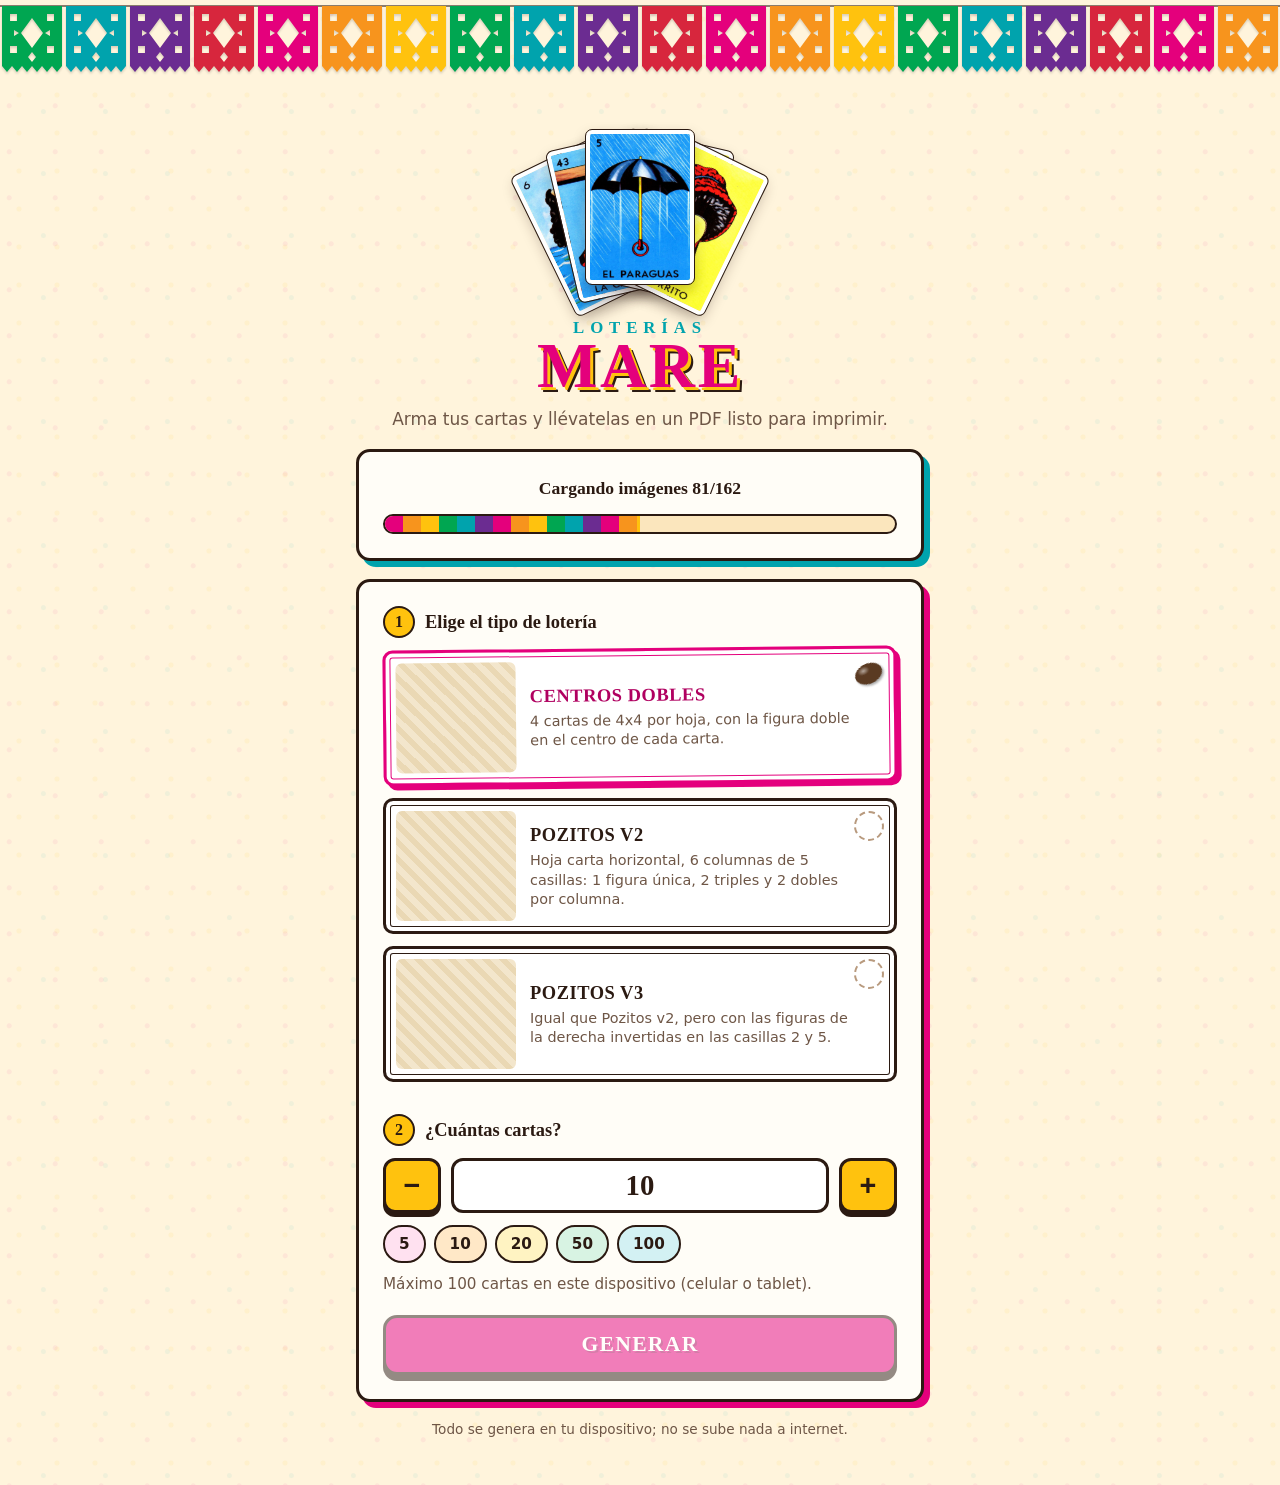
<file: docs/index.html>
<!doctype html>
<html lang="es">
<head>
  <meta charset="utf-8">
  <meta name="viewport" content="width=device-width, initial-scale=1, viewport-fit=cover">
  <meta name="theme-color" content="#e4007c">
  <meta name="description" content="Genera cartas de lotería mexicana en un PDF listo para imprimir.">
  <title>Loterías Mare</title>
  <link rel="stylesheet" href="css/estilos.css">
</head>
<body>
  <!-- Figura del papel picado (se repite con distintos colores) -->
  <svg width="0" height="0" class="oculto" aria-hidden="true" focusable="false">
    <symbol id="bandera" viewBox="0 0 60 72">
      <path fill-rule="evenodd" d="M0 0H60V60L55 66 50 60 45 66 40 60 35 66 30 60 25 66 20 60 15 66 10 60 5 66 0 60Z
        M30 12L41 27 30 42 19 27Z
        M8 8h7v7H8Z M45 8h7v7h-7Z M8 40h7v7H8Z M45 40h7v7h-7Z
        M30 46l4 5-4 5-4-5Z M17 27l-5 3V24Z M43 27l5-3v6Z"/>
    </symbol>
  </svg>

  <div id="papel-picado" class="papel-picado" aria-hidden="true"></div>

  <main class="contenedor">
    <header class="cabecera">
      <div id="abanico" class="abanico" aria-hidden="true"></div>
      <h1 class="titulo">
        <span class="titulo-chico">Loterías</span>
        <span class="titulo-grande">Mare</span>
      </h1>
      <p class="subtitulo">Arma tus cartas y llévatelas en un PDF listo para imprimir.</p>
    </header>

    <!-- Carga inicial de imagenes -->
    <section id="carga" class="tarjeta carga" aria-live="polite">
      <p id="carga-texto">Cargando imágenes…</p>
      <div class="barra" role="progressbar" aria-label="Carga de imágenes" aria-valuemin="0" aria-valuemax="100">
        <div id="carga-relleno" class="barra-relleno"></div>
      </div>
      <button id="btn-reintentar" class="boton boton-secundario" type="button" hidden>Intentar de nuevo</button>
    </section>

    <form id="formulario" class="tarjeta" novalidate>
      <fieldset id="tipos" class="tipos">
        <legend class="paso"><span class="paso-numero">1</span> Elige el tipo de lotería</legend>
        <!-- Las opciones se crean desde js/tipos.js -->
      </fieldset>

      <div class="campo">
        <label for="cantidad" class="paso"><span class="paso-numero">2</span> ¿Cuántas cartas?</label>
        <div class="cantidad-fila">
          <button type="button" class="ajuste" data-paso="-1" aria-label="Una carta menos">−</button>
          <input id="cantidad" name="cantidad" type="text" inputmode="numeric" pattern="[0-9]*"
                 autocomplete="off" value="10" aria-describedby="limite">
          <button type="button" class="ajuste" data-paso="1" aria-label="Una carta más">+</button>
        </div>
        <div id="atajos" class="atajos" aria-label="Cantidades rápidas"></div>
        <p id="limite" class="ayuda">Máximo 300 cartas.</p>
        <p id="error-cantidad" class="error-campo" role="alert" hidden></p>
      </div>

      <button id="btn-generar" class="boton boton-principal" type="submit" disabled>Generar</button>
    </form>

    <!-- Progreso del trabajo: "el cantor" va sacando cartas -->
    <section id="trabajo" class="tarjeta trabajo" hidden aria-live="polite">
      <div class="cantor" aria-hidden="true">
        <img id="cantor-carta" class="cantor-carta" alt="" width="140" height="200">
      </div>
      <p id="trabajo-texto">Preparando…</p>
      <div class="barra" role="progressbar" aria-label="Progreso" aria-valuemin="0" aria-valuemax="100">
        <div id="trabajo-relleno" class="barra-relleno"></div>
      </div>
      <button id="btn-cancelar" class="boton boton-secundario" type="button">Cancelar</button>
    </section>

    <!-- Resultado -->
    <section id="resultado" class="tarjeta resultado" hidden aria-live="polite">
      <p class="grito" aria-hidden="true">¡Lotería!</p>
      <p id="resultado-texto"></p>
      <a id="btn-descargar" class="boton boton-principal" href="#" download>Descargar de nuevo</a>
    </section>

    <!-- Mensajes de error -->
    <section id="aviso" class="tarjeta aviso" role="alert" hidden>
      <p id="aviso-texto"></p>
    </section>

    <footer class="pie">
      <p>Todo se genera en tu dispositivo; no se sube nada a internet.</p>
    </footer>
  </main>

  <script src="js/tipos.js"></script>
  <script src="js/pdf.js"></script>
  <script src="js/motor.js"></script>
  <script src="js/app.js"></script>
</body>
</html>
</file>
<file: docs/css/estilos.css>
/* ===============================================================
   Loterias Mare - estilos con tematica de loteria mexicana
   (primero celular, luego pantallas grandes; sin fuentes externas)
   =============================================================== */

:root {
  /* Colores de feria */
  --rosa: #e4007c;          /* rosa mexicano */
  --rosa-oscuro: #b00060;
  --naranja: #f7941d;
  --amarillo: #ffc20e;
  --verde: #00a651;
  --turquesa: #00a3ad;
  --morado: #6b2c91;
  --rojo: #d7263d;

  --papel: #fff4dc;         /* fondo de cartoncillo */
  --papel-2: #fbe6bd;
  --tarjeta: #fffdf7;
  --tinta: #2b1a12;         /* negro cafe, como la tinta de las cartas */
  --suave: #6e5646;
  --borde: #2b1a12;
  --exito-claro: #e3f6ea;
  --error: #b3261e;
  --error-claro: #fde8e6;

  --letra-carta: "Rockwell", "Roboto Slab", "Clarendon", "Bookman Old Style", "Georgia", serif;
  --letra: system-ui, -apple-system, "Segoe UI", Roboto, "Helvetica Neue", Arial, sans-serif;
  --radio: 14px;
}

@media (prefers-color-scheme: dark) {
  :root {
    --papel: #24141d;
    --papel-2: #2e1a26;
    --tarjeta: #33212b;
    --tinta: #fff1df;
    --suave: #d8bfae;
    --borde: #120a0e;
    --exito-claro: #1f3a2a;
    --error: #ff9c90;
    --error-claro: #44221f;
  }
}

* { box-sizing: border-box; }
html { -webkit-text-size-adjust: 100%; }
[hidden] { display: none !important; }
.oculto { position: absolute; width: 0; height: 0; overflow: hidden; }

body {
  margin: 0;
  color: var(--tinta);
  font: 17px/1.45 var(--letra);
  background-color: var(--papel);
  /* textura suave de papel con puntitos de colores */
  background-image:
    radial-gradient(circle at 20% 30%, rgba(228, 0, 124, 0.06) 0 2px, transparent 3px),
    radial-gradient(circle at 70% 80%, rgba(0, 163, 173, 0.06) 0 2px, transparent 3px),
    radial-gradient(circle at 50% 50%, rgba(255, 194, 14, 0.08) 0 2px, transparent 3px);
  background-size: 46px 46px, 62px 62px, 38px 38px;
  min-height: 100vh;
}

/* ----------------- Papel picado ----------------- */
.papel-picado {
  position: relative;
  display: flex;
  justify-content: center;
  gap: 4px;
  height: 78px;
  overflow: hidden;
  padding-top: 6px;
}
.papel-picado::before {          /* el cordon del que cuelgan */
  content: "";
  position: absolute;
  left: 0; right: 0; top: 5px;
  height: 2px;
  background: var(--tinta);
  opacity: 0.55;
}
.bandera {
  flex: none;
  width: 52px;
  height: 64px;
  transform-origin: 50% 0;
  animation: mecer 4s ease-in-out infinite;
  filter: drop-shadow(0 2px 1px rgba(0, 0, 0, 0.15));
}
.bandera:nth-child(even) { animation-delay: -2s; }
.bandera:nth-child(3n) { animation-duration: 5s; }
.bandera svg { width: 100%; height: 100%; display: block; }
@keyframes mecer {
  0%, 100% { transform: rotate(-3deg); }
  50% { transform: rotate(3deg); }
}

/* ----------------- Estructura ----------------- */
.contenedor {
  max-width: 600px;
  margin: 0 auto;
  padding: 4px 16px 32px;
}

/* ----------------- Cabecera ----------------- */
.cabecera { text-align: center; margin-bottom: 18px; }

.abanico {
  position: relative;
  height: 150px;
  margin: 4px auto 0;
  max-width: 340px;
}
.abanico img {
  position: absolute;
  left: 50%;
  bottom: 0;
  width: 84px;
  height: 120px;
  margin-left: -42px;
  object-fit: cover;
  border: 4px solid #fff;
  outline: 1px solid var(--borde);
  border-radius: 6px;
  box-shadow: 0 6px 14px rgba(43, 26, 18, 0.28);
  transform-origin: 50% 120%;
  background: var(--papel-2);
  transition: transform 0.3s ease;
}
.abanico img:nth-child(1) { transform: rotate(-26deg); }
.abanico img:nth-child(2) { transform: rotate(-13deg); }
.abanico img:nth-child(3) { transform: rotate(0deg) translateY(-6px); z-index: 2; }
.abanico img:nth-child(4) { transform: rotate(13deg); }
.abanico img:nth-child(5) { transform: rotate(26deg); }

.titulo {
  position: relative;
  z-index: 3;
  margin: 30px 0 0;
  font-family: var(--letra-carta);
  font-weight: 900;
  line-height: 0.95;
  text-transform: uppercase;
}
.titulo-chico {
  display: block;
  font-size: 1.05rem;
  letter-spacing: 0.35em;
  color: var(--turquesa);
}
.titulo-grande {
  display: inline-block;
  font-size: 3.2rem;
  letter-spacing: 0.04em;
  color: var(--rosa);
  text-shadow: 3px 3px 0 var(--amarillo), 5px 5px 0 var(--tinta);
}
.subtitulo { margin: 10px 0 0; color: var(--suave); }

/* ----------------- Tarjetas (secciones) ----------------- */
.tarjeta {
  position: relative;
  background: var(--tarjeta);
  border: 3px solid var(--borde);
  border-radius: var(--radio);
  padding: 18px 16px;
  margin-bottom: 18px;
  box-shadow: 6px 6px 0 var(--rosa);
}

/* Pasos 1 y 2 con numero en circulo, como la esquina de una carta */
.paso {
  display: flex;
  align-items: center;
  gap: 10px;
  font-family: var(--letra-carta);
  font-weight: 800;
  font-size: 1.15rem;
  margin-bottom: 12px;
  padding: 0;
}
.paso-numero {
  flex: none;
  display: inline-grid;
  place-items: center;
  width: 32px; height: 32px;
  border-radius: 50%;
  background: var(--amarillo);
  color: #2b1a12;
  border: 2px solid var(--borde);
  font-size: 1rem;
}

/* ----------------- Tipos: cada uno como carta de loteria ----------------- */
.tipos { border: 0; margin: 0 0 20px; padding: 0; min-width: 0; }

.opcion {
  position: relative;
  display: flex;
  gap: 14px;
  align-items: center;
  background: #fff;
  color: #2b1a12;
  border: 3px solid #2b1a12;
  border-radius: 10px;
  padding: 10px 12px 10px 10px;
  margin-bottom: 12px;
  cursor: pointer;
  box-shadow: inset 0 0 0 4px #fff, inset 0 0 0 5px #2b1a12;  /* doble marco de carta */
  transition: transform 0.15s ease, box-shadow 0.15s ease;
  -webkit-tap-highlight-color: transparent;
}
.opcion:hover { transform: translateY(-2px); }

.opcion-vista {
  flex: none;
  width: 96px;
  height: 96px;
  display: grid;
  place-items: center;
  background: repeating-linear-gradient(45deg, #f3e6cc 0 6px, #ead8b4 6px 12px);
  border-radius: 6px;
  overflow: hidden;
}
.opcion-vista canvas {
  max-width: 100%;
  max-height: 100%;
  display: block;
  border-radius: 3px;
  box-shadow: 0 2px 6px rgba(0, 0, 0, 0.3);
}

.opcion-textos { flex: 1; min-width: 0; padding-right: 30px; }
.opcion-nombre {
  display: block;
  font-family: var(--letra-carta);
  font-weight: 900;
  font-size: 1.15rem;
  text-transform: uppercase;
  letter-spacing: 0.03em;
}
.opcion-desc { display: block; color: #6e5646; font-size: 0.9rem; line-height: 1.35; margin-top: 2px; }

/* El radio es la casilla donde se pone el frijolito */
.opcion input {
  -webkit-appearance: none;
  appearance: none;
  position: absolute;
  top: 10px; right: 10px;
  width: 30px; height: 30px;
  margin: 0;
  border-radius: 50%;
  border: 2px dashed #b89a7e;
  background: transparent;
  cursor: pointer;
}
.opcion input:checked {
  border: 0;
  /* frijol: ovalo cafe con brillo */
  background:
    radial-gradient(ellipse 30% 20% at 38% 35%, rgba(255, 255, 255, 0.55), transparent 70%),
    radial-gradient(ellipse 48% 34% at 50% 50%, #5a3a22 0 95%, transparent 100%);
  transform: rotate(-25deg);
  filter: drop-shadow(1px 2px 1px rgba(0, 0, 0, 0.35));
}
.opcion input:focus-visible { outline: 3px solid var(--turquesa); outline-offset: 2px; }

.opcion:has(input:checked) {
  border-color: var(--rosa);
  box-shadow: inset 0 0 0 4px #fff, inset 0 0 0 5px var(--rosa), 4px 4px 0 var(--rosa);
  transform: translateY(-2px) rotate(-0.6deg);
}
.opcion:has(input:checked) .opcion-nombre { color: var(--rosa-oscuro); }

/* ----------------- Cantidad ----------------- */
.campo { margin-bottom: 20px; }
.cantidad-fila { display: flex; gap: 10px; align-items: stretch; }
.campo input {
  flex: 1;
  min-width: 0;
  text-align: center;
  font-family: var(--letra-carta);
  font-weight: 800;
  font-size: 1.8rem;
  padding: 8px 10px;
  border: 3px solid var(--borde);
  border-radius: 12px;
  background: #fff;
  color: #2b1a12;
}
.campo input:focus { outline: 3px solid var(--turquesa); outline-offset: 2px; }
.campo input[aria-invalid="true"] { border-color: var(--error); background: #fff3f1; }

.ajuste {
  flex: none;
  width: 58px;
  border: 3px solid var(--borde);
  border-radius: 12px;
  background: var(--amarillo);
  color: #2b1a12;
  font-size: 1.8rem;
  font-weight: 800;
  line-height: 1;
  cursor: pointer;
  box-shadow: 0 4px 0 var(--borde);
  -webkit-tap-highlight-color: transparent;
}
.ajuste:active { transform: translateY(3px); box-shadow: 0 1px 0 var(--borde); }

.atajos { display: flex; flex-wrap: wrap; gap: 8px; margin-top: 12px; }
.atajo {
  border: 2px solid var(--borde);
  border-radius: 999px;
  padding: 6px 14px;
  background: var(--tarjeta);
  color: var(--tinta);
  font: inherit;
  font-weight: 700;
  font-size: 0.95rem;
  cursor: pointer;
}
.atajo:nth-child(5n+1) { background: #ffe1f0; color: #2b1a12; }
.atajo:nth-child(5n+2) { background: #ffe8c7; color: #2b1a12; }
.atajo:nth-child(5n+3) { background: #fff3c2; color: #2b1a12; }
.atajo:nth-child(5n+4) { background: #d8f3e3; color: #2b1a12; }
.atajo:nth-child(5n+5) { background: #d3f1f3; color: #2b1a12; }

.ayuda { margin: 10px 0 0; color: var(--suave); font-size: 0.95rem; }
.error-campo { margin: 8px 0 0; color: var(--error); font-weight: 700; }

button:disabled, input:disabled { opacity: 0.55; cursor: not-allowed; }

/* ----------------- Botones ----------------- */
.boton {
  display: block;
  width: 100%;
  min-height: 60px;
  padding: 14px 18px;
  border: 3px solid var(--borde);
  border-radius: 14px;
  font-family: var(--letra-carta);
  font-size: 1.35rem;
  font-weight: 900;
  letter-spacing: 0.06em;
  text-transform: uppercase;
  text-align: center;
  text-decoration: none;
  cursor: pointer;
  -webkit-tap-highlight-color: transparent;
  transition: transform 0.08s ease, box-shadow 0.08s ease;
}
.boton-principal {
  background: var(--rosa);
  color: #fff;
  box-shadow: 0 6px 0 var(--borde);
  text-shadow: 2px 2px 0 rgba(0, 0, 0, 0.25);
}
.boton-principal:hover { background: var(--rosa-oscuro); }
.boton-principal:active { transform: translateY(4px); box-shadow: 0 2px 0 var(--borde); }
.boton-principal:disabled { opacity: 0.5; transform: none; box-shadow: 0 6px 0 var(--borde); }
.boton-secundario {
  margin-top: 16px;
  min-height: 52px;
  font-size: 1.05rem;
  background: var(--tarjeta);
  color: var(--tinta);
  box-shadow: 0 4px 0 var(--borde);
}
.boton-secundario:active { transform: translateY(3px); box-shadow: 0 1px 0 var(--borde); }
.boton:focus-visible { outline: 3px solid var(--turquesa); outline-offset: 4px; }

/* ----------------- Barras de progreso (tira de papel picado) ----------------- */
.barra {
  height: 20px;
  border: 2px solid var(--borde);
  border-radius: 999px;
  background: var(--papel-2);
  overflow: hidden;
}
.barra-relleno {
  height: 100%;
  width: 0;
  background: repeating-linear-gradient(90deg,
    var(--rosa) 0 18px, var(--naranja) 18px 36px, var(--amarillo) 36px 54px,
    var(--verde) 54px 72px, var(--turquesa) 72px 90px, var(--morado) 90px 108px);
  transition: width 0.25s ease;
}

#carga-texto, #trabajo-texto {
  margin: 0 0 12px;
  font-family: var(--letra-carta);
  font-weight: 800;
  font-size: 1.1rem;
  text-align: center;
}
.carga { box-shadow: 6px 6px 0 var(--turquesa); }

/* ----------------- El cantor (progreso) ----------------- */
.trabajo { box-shadow: 6px 6px 0 var(--naranja); }
.cantor { display: grid; place-items: center; margin-bottom: 14px; perspective: 600px; }
.cantor-carta {
  width: 112px;
  height: 160px;
  object-fit: cover;
  border: 5px solid #fff;
  outline: 2px solid var(--borde);
  border-radius: 8px;
  background: var(--papel-2);
  box-shadow: 0 8px 18px rgba(43, 26, 18, 0.3);
}
.cantor-carta.volteo { animation: volteo 0.35s ease; }
@keyframes volteo {
  0% { transform: rotateY(90deg) scale(0.95); }
  100% { transform: rotateY(0) scale(1); }
}

/* ----------------- Resultado y avisos ----------------- */
.resultado {
  text-align: center;
  background: var(--exito-claro);
  box-shadow: 6px 6px 0 var(--verde);
}
.grito {
  margin: 0 0 6px;
  font-family: var(--letra-carta);
  font-weight: 900;
  font-size: 2.6rem;
  text-transform: uppercase;
  color: var(--rosa);
  text-shadow: 3px 3px 0 var(--amarillo), 5px 5px 0 var(--tinta);
  animation: brinco 0.6s ease;
}
@keyframes brinco {
  0% { transform: scale(0.4) rotate(-8deg); opacity: 0; }
  70% { transform: scale(1.12) rotate(2deg); opacity: 1; }
  100% { transform: scale(1) rotate(0); }
}
.resultado p#resultado-texto { margin: 0 0 16px; font-weight: 600; }

.aviso { background: var(--error-claro); box-shadow: 6px 6px 0 var(--rojo); }
.aviso p { margin: 0; color: var(--error); font-weight: 700; }

.pie { text-align: center; color: var(--suave); font-size: 0.85rem; margin-top: 8px; }

/* ----------------- Pantallas grandes ----------------- */
@media (min-width: 700px) {
  .contenedor { padding-top: 10px; }
  .abanico { height: 190px; max-width: 420px; }
  .abanico img { width: 108px; height: 154px; margin-left: -54px; }
  .titulo-grande { font-size: 4rem; }
  .tarjeta { padding: 24px; }
  .opcion-vista { width: 120px; height: 110px; }
  .bandera { width: 60px; height: 72px; }
  .papel-picado { height: 86px; }
}

/* Sin animaciones para quien lo prefiera */
@media (prefers-reduced-motion: reduce) {
  .bandera, .grito, .cantor-carta.volteo { animation: none; }
  .opcion, .boton, .abanico img { transition: none; }
}
</file>
